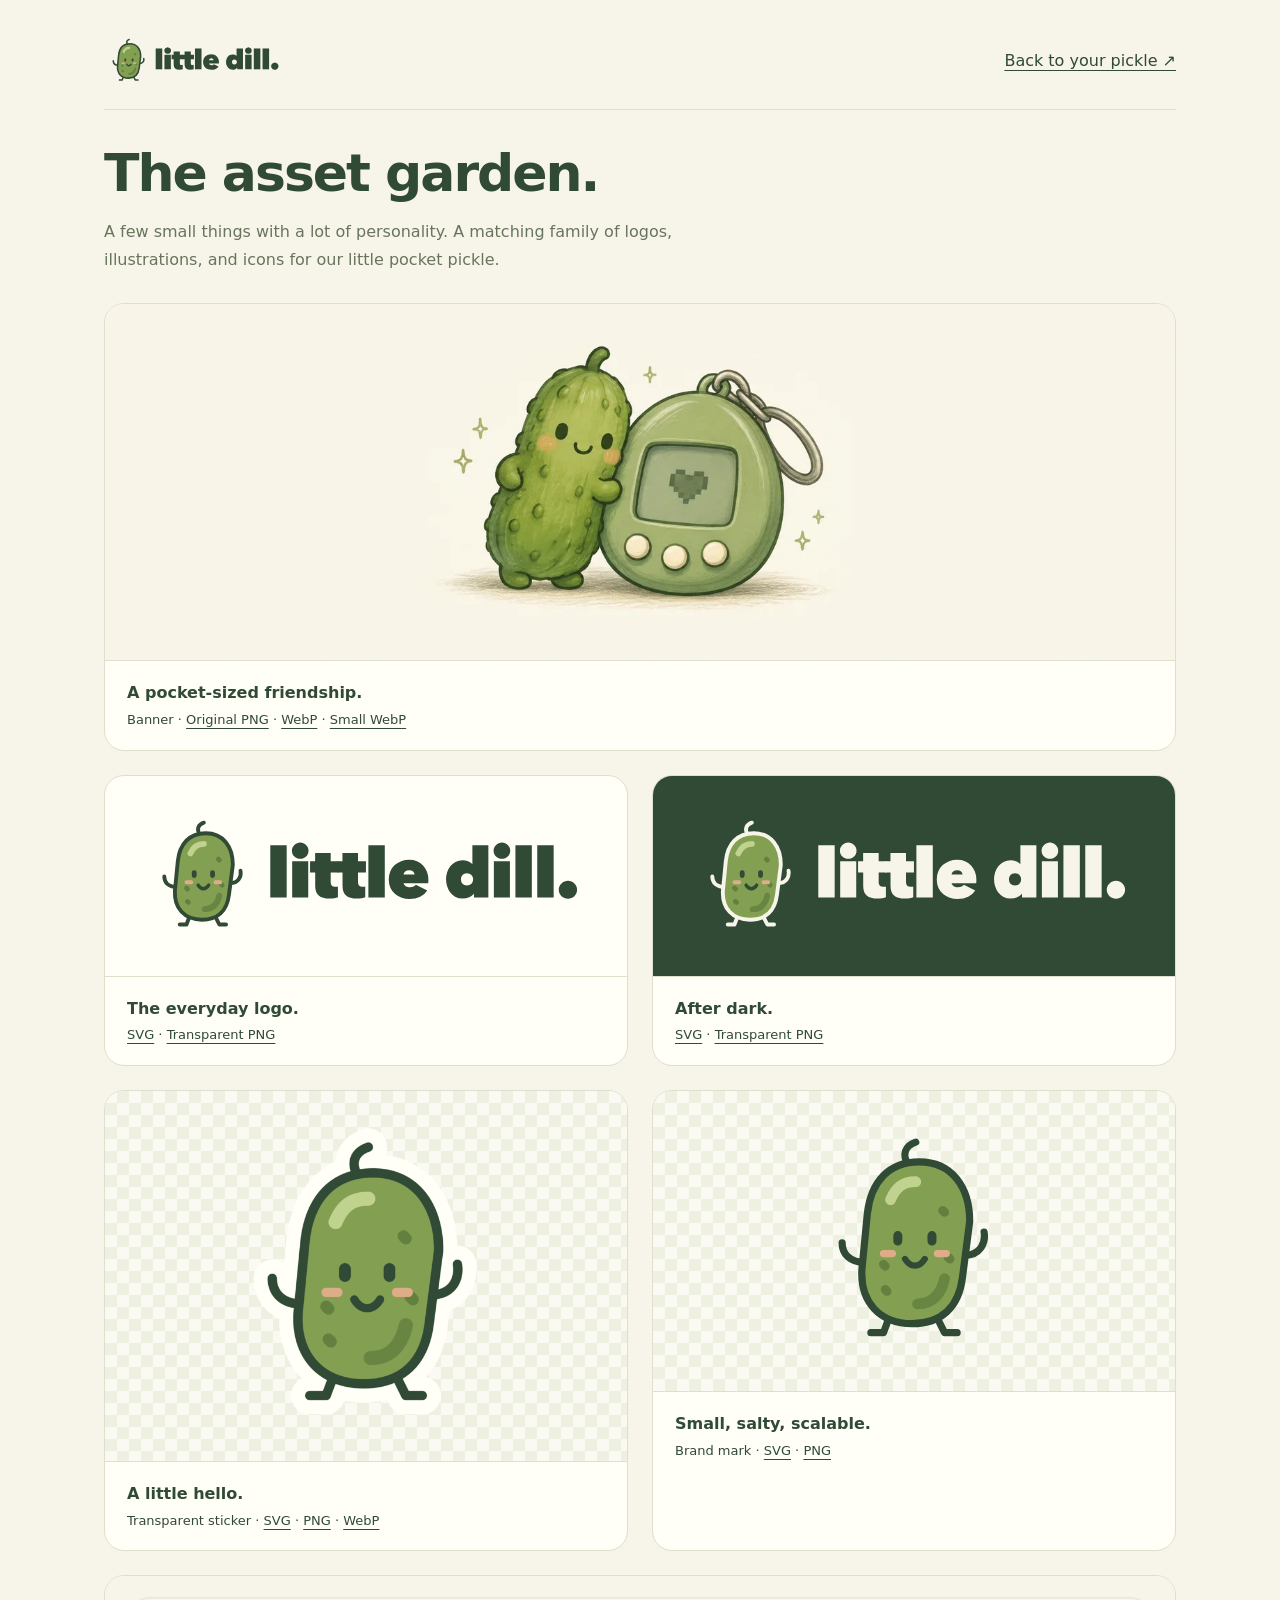
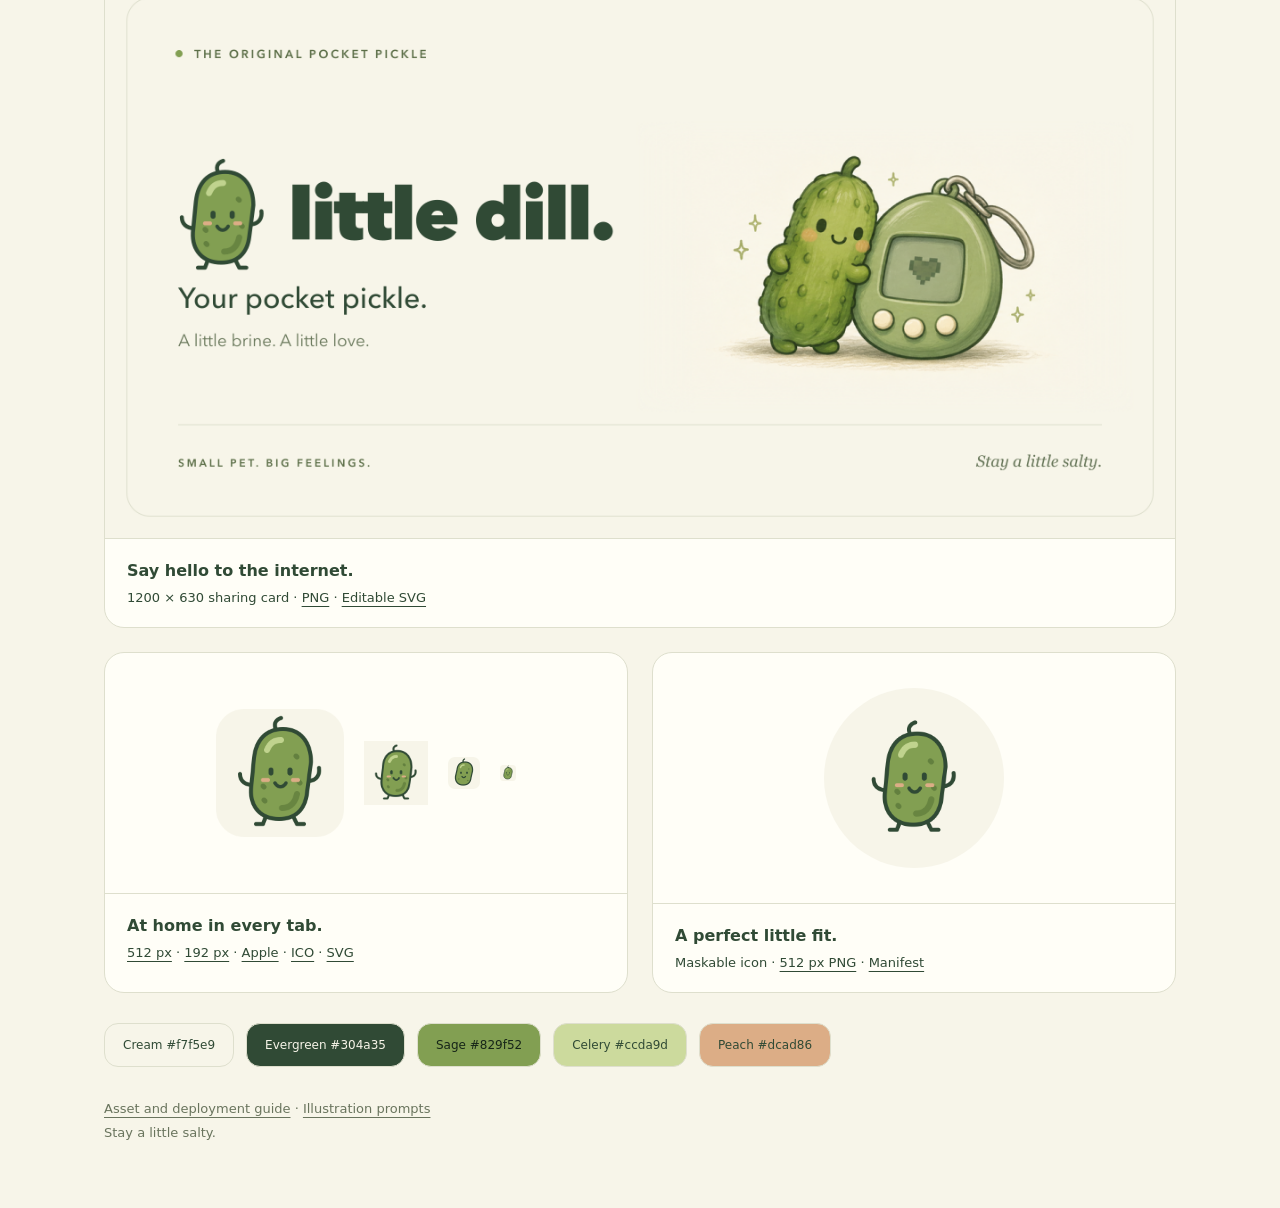
<file: assets/preview.html>
<!doctype html>
<html lang="en">
<head>
  <meta charset="utf-8">
  <meta name="viewport" content="width=device-width, initial-scale=1">
  <meta name="robots" content="noindex">
  <title>little dill. — The asset garden</title>
  <link rel="icon" href="../favicon.svg" type="image/svg+xml">
  <style>
    :root { color: #304a35; background: #f7f5e9; font-family: 'Avenir Next', Avenir, system-ui, sans-serif; }
    * { box-sizing: border-box; }
    body { max-width: 1120px; margin: auto; padding: 36px 24px 64px; }
    header { display: flex; align-items: center; justify-content: space-between; gap: 20px; padding-bottom: 24px; border-bottom: 1px solid #dedfcd; }
    header img { width: 180px; max-width: 50%; height: auto; }
    a { color: inherit; text-underline-offset: 4px; }
    a:focus-visible { outline: 3px solid #bd6037; outline-offset: 4px; }
    h1 { font-size: clamp(30px, 5vw, 52px); line-height: 1.1; letter-spacing: -2px; margin-bottom: 12px; }
    .intro { max-width: 580px; line-height: 1.7; margin-bottom: 30px; color: #69745d; }
    .grid { display: grid; grid-template-columns: repeat(2, minmax(0, 1fr)); gap: 24px; }
    figure { margin: 0; border: 1px solid #dedfcd; border-radius: 20px; overflow: hidden; background: #fffef7; }
    .wide { grid-column: 1 / -1; }
    .art { display: grid; place-items: center; padding: 35px; min-height: 200px; }
    .dark { background: #304a35; }
    .checks { background: conic-gradient(#eef0e1 25%, #fafaf3 0 50%, #eef0e1 0 75%, #fafaf3 0) 0 0 / 24px 24px; }
    .art img { max-width: 100%; height: auto; max-height: 300px; object-fit: contain; }
    .full { display: block; width: 100%; height: auto; }
    .icons { display: flex; align-items: center; justify-content: center; gap: 20px; min-height: 240px; flex-wrap: wrap; }
    .icons img { max-width: 100%; }
    figcaption { border-top: 1px solid #dedfcd; padding: 18px 22px; font-size: 13px; line-height: 1.8; }
    figcaption strong { display: block; font-size: 16px; }
    .swatches { display: flex; flex-wrap: wrap; gap: 12px; margin: 30px 0; }
    .swatch { border: 1px solid #dedfcd; border-radius: 14px; padding: 14px 18px; font-size: 12px; }
    footer { font-size: 13px; line-height: 1.8; color: #69745d; margin-top: 28px; }
    @media (max-width: 640px) { body { padding: 24px 16px 40px; } .grid { grid-template-columns: minmax(0, 1fr); gap: 18px; } .art { padding: 24px; } header { font-size: 12px; } }
  </style>
</head>
<body>
  <header><img src="brand/logo.svg" width="466" height="128" alt="little dill."><a href="../index.html">Back to your pickle ↗</a></header>
  <main>
    <h1>The asset garden.</h1>
    <p class="intro">A few small things with a lot of personality. A matching family of logos, illustrations, and icons for our little pocket pickle.</p>
    <div class="grid">
      <figure class="wide"><img class="full" src="illustrations/banner.webp" width="1536" height="512" alt="A smiling pickle hugs a sage-green virtual-pet keychain on cream paper."><figcaption><strong>A pocket-sized friendship.</strong>Banner · <a href="illustrations/banner.png" download>Original PNG</a> · <a href="illustrations/banner.webp" download>WebP</a> · <a href="illustrations/banner-small.webp" download>Small WebP</a></figcaption></figure>
      <figure><div class="art"><img src="brand/logo.svg" width="466" height="128" alt="Evergreen little dill. logo"></div><figcaption><strong>The everyday logo.</strong><a href="brand/logo.svg" download>SVG</a> · <a href="brand/logo.png" download>Transparent PNG</a></figcaption></figure>
      <figure><div class="art dark"><img src="brand/logo-light.svg" width="466" height="128" alt="Cream little dill. logo on evergreen"></div><figcaption><strong>After dark.</strong><a href="brand/logo-light.svg" download>SVG</a> · <a href="brand/logo-light.png" download>Transparent PNG</a></figcaption></figure>
      <figure><div class="art checks"><img src="illustrations/mascot.webp" width="300" height="300" alt="A smiling pickle sticker with a cream outline and transparent background."></div><figcaption><strong>A little hello.</strong>Transparent sticker · <a href="illustrations/mascot.svg" download>SVG</a> · <a href="illustrations/mascot.png" download>PNG</a> · <a href="illustrations/mascot.webp" download>WebP</a></figcaption></figure>
      <figure><div class="art checks"><img src="brand/mark.svg" width="230" height="230" alt="Simple vector pickle mascot"></div><figcaption><strong>Small, salty, scalable.</strong>Brand mark · <a href="brand/mark.svg" download>SVG</a> · <a href="brand/mark.png" download>PNG</a></figcaption></figure>
      <figure class="wide"><img class="full" src="social/og.png" width="1200" height="630" loading="lazy" alt="little dill. — Your pocket pickle. A smiling pickle hugs a sage-green virtual-pet keychain."><figcaption><strong>Say hello to the internet.</strong>1200 × 630 sharing card · <a href="social/og.png" download>PNG</a> · <a href="social/og.svg" download>Editable SVG</a></figcaption></figure>
      <figure><div class="art icons"><img src="icons/icon-192.png" width="128" height="128" alt="App icon"><img src="../apple-touch-icon.png" width="64" height="64" alt="Apple touch icon"><img src="icons/favicon-32.png" width="32" height="32" alt="32-pixel favicon"><img src="../favicon.svg" width="16" height="16" alt="16-pixel favicon"></div><figcaption><strong>At home in every tab.</strong><a href="icons/icon-512.png" download>512 px</a> · <a href="icons/icon-192.png" download>192 px</a> · <a href="../apple-touch-icon.png" download>Apple</a> · <a href="../favicon.ico" download>ICO</a> · <a href="../favicon.svg" download>SVG</a></figcaption></figure>
      <figure><div class="art"><img src="icons/maskable-512.png" width="180" height="180" style="border-radius:50%" alt="Maskable app icon shown with a circular crop"></div><figcaption><strong>A perfect little fit.</strong>Maskable icon · <a href="icons/maskable-512.png" download>512 px PNG</a> · <a href="../site.webmanifest" download>Manifest</a></figcaption></figure>
    </div>
    <div class="swatches" aria-label="Brand palette"><span class="swatch">Cream #f7f5e9</span><span class="swatch" style="background:#304a35;color:#f7f5e9">Evergreen #304a35</span><span class="swatch" style="background:#829f52;color:#162518">Sage #829f52</span><span class="swatch" style="background:#ccda9d">Celery #ccda9d</span><span class="swatch" style="background:#dcad86">Peach #dcad86</span></div>
  </main>
  <footer><a href="README.md">Asset and deployment guide</a> · <a href="PROMPTS.md">Illustration prompts</a><br>Stay a little salty.</footer>
</body>
</html>
</file>
